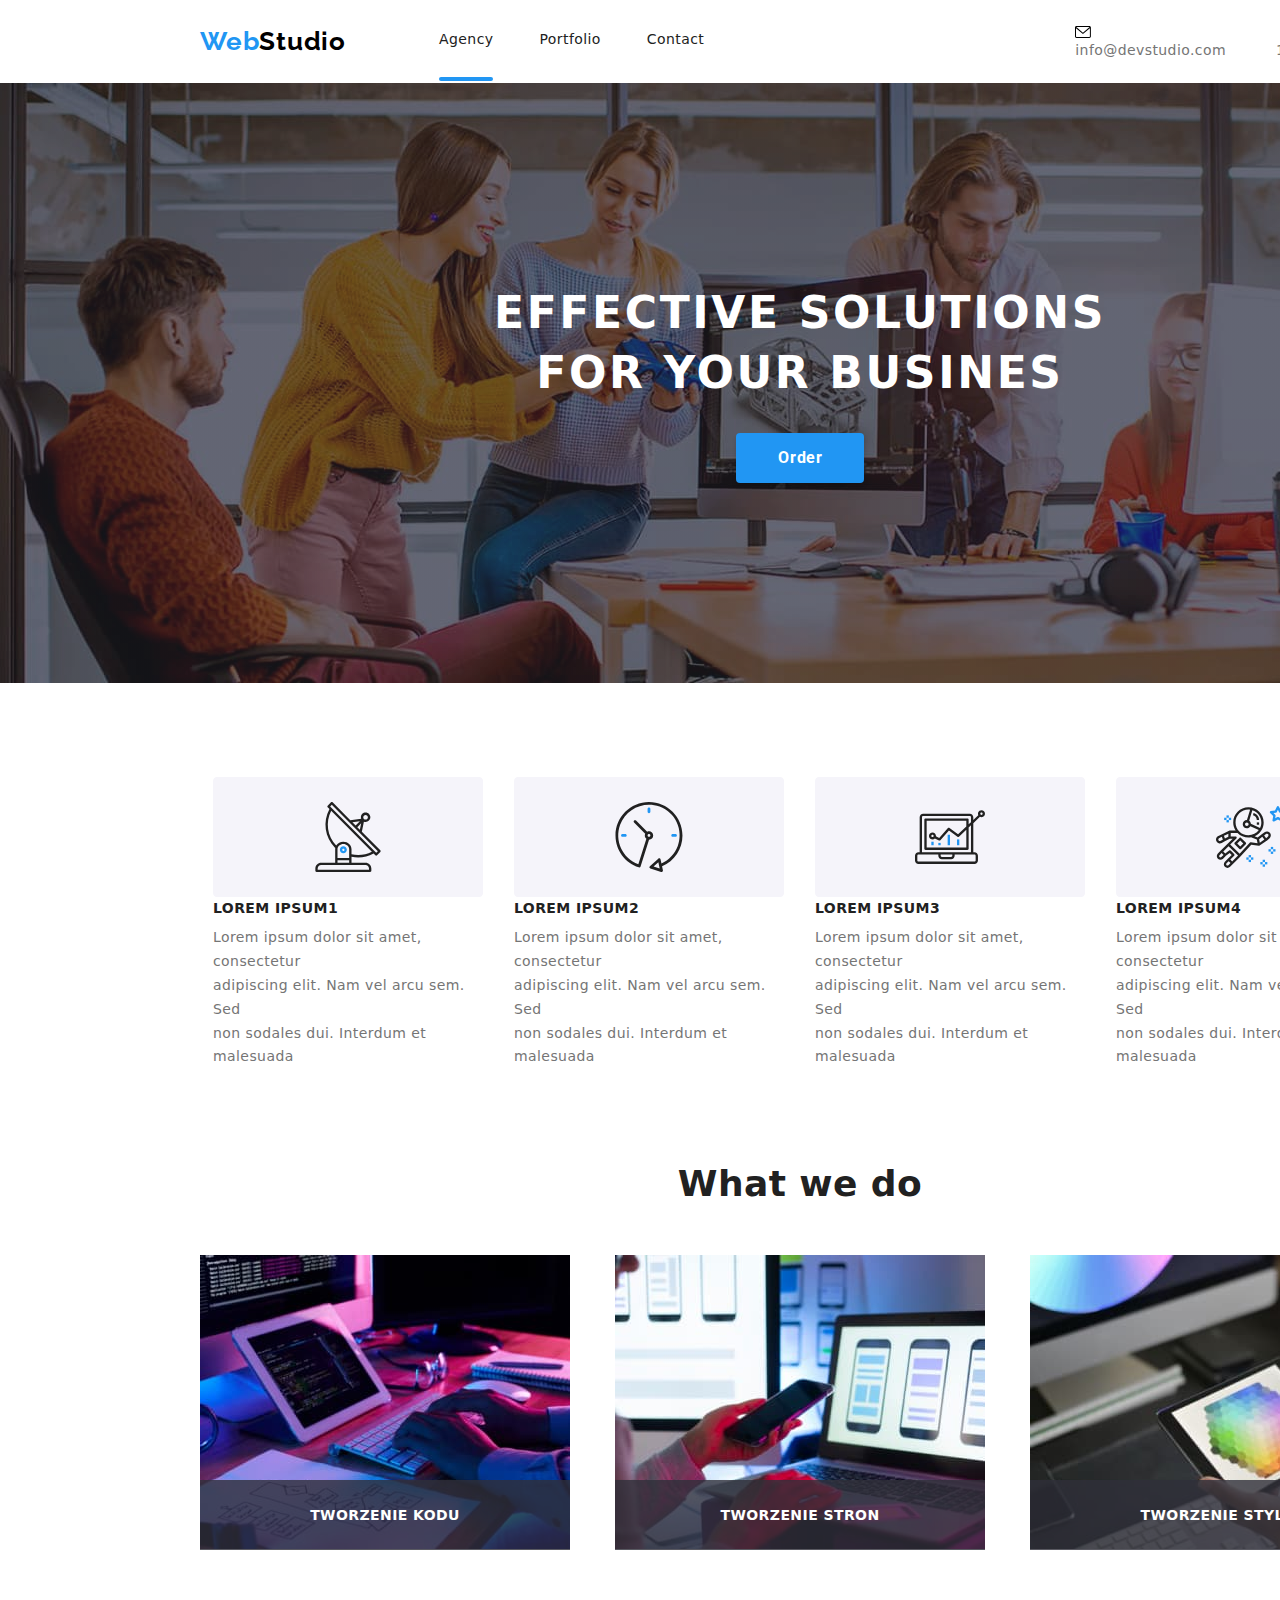
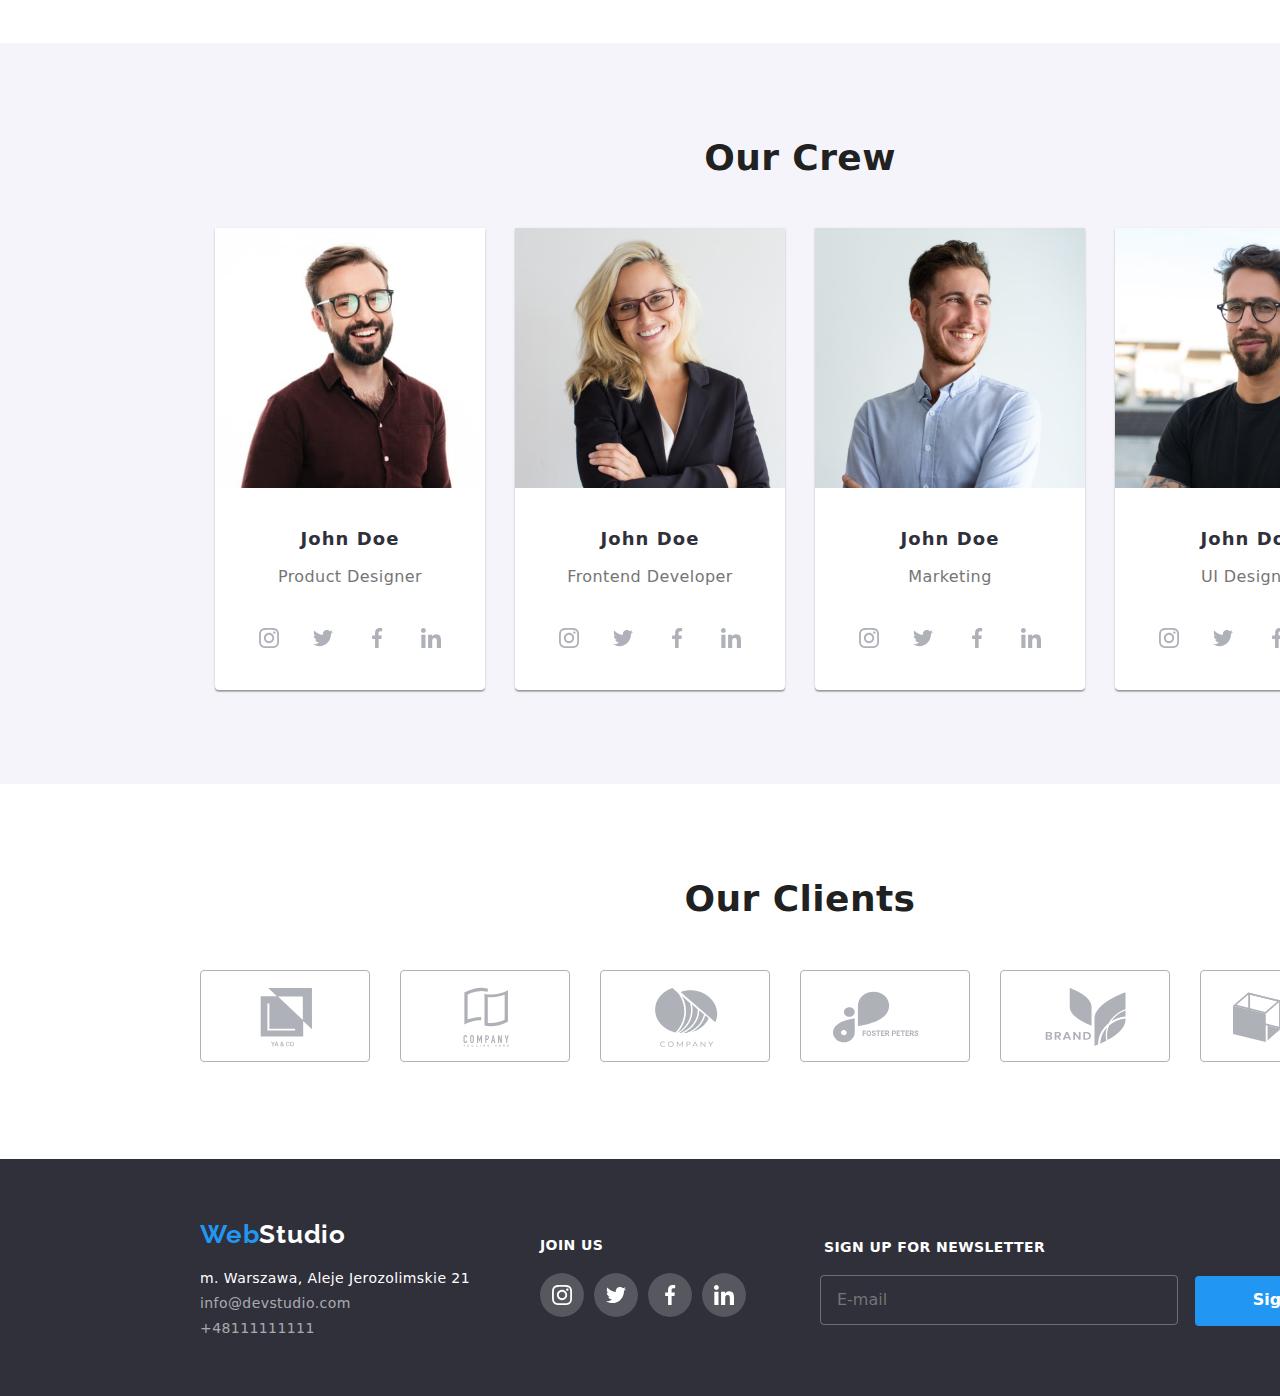
<file: index.html>
<!DOCTYPE html>
<html lang="en-GB">
  <head>
    <meta charset="UTF-8" />
    <meta http-equiv="X-UA-Compatible" content="IE=edge" />
    <meta name="viewport" content="width=device-width, initial-scale=1.0" />
    <link href="./css/styles.css" rel="stylesheet" />
    <link href="./css/style-n.css" rel="stylesheet" />

    <link rel="preconnect" href="https://fonts.googleapis.com" />
    <link rel="preconnect" href="https://fonts.gstatic.com" crossorigin="" />
    <link
      href="https://fonts.googleapis.com/css2?family=Raleway:wght@700&amp;family=Roboto:wght@400;500;700;900&amp;display=swap"
      rel="stylesheet"
    />

    <title>WebStudio</title>
  </head>
  <body>
    <div class="whole-page">
      <header>
        <div class="header container">
          <a href="index.html" class="link-no-underline logo-style"
            ><span class="text-blue">Web</span>Studio</a
          >
          <nav>
            <ul class="nav-style nav-list">
              <li>
                <a
                  href="index.html"
                  class="link-no-underline link-style text-blue nav-active"
                >
                  Agency</a
                >
              </li>
              <li>
                <a
                  href="./portfolio.html"
                  class="link-no-underline link-style text-blue"
                >
                  Portfolio</a
                >
              </li>
              <li>
                <a
                  href="index.html"
                  class="link-no-underline link-style text-blue"
                >
                  Contact</a
                >
              </li>
            </ul>
          </nav>
          <ul class="contacts-style nav-list">
            <li>
              <a
                href="emailto:info@devstudio.com"
                class="link-no-underline contact-link-style text-blue"
              >
                <svg class="icon-spacing" width="16" height="12">
                  <use href="./images/icons.svg#icon-e-mail"></use>
                </svg>
                info@devstudio.com</a
              >
            </li>
            <li>
              <a
                href="tel:+45111111111"
                class="link-no-underline contact-link-style text-blue"
              >
                <svg class="icon-spacing" width="16" height="12">
                  <use href="./images/icons.svg#icon-smartphone"></use>
                </svg>
                +48 111 111 111</a
              >
            </li>
          </ul>
        </div>
      </header>
      <!--Tworzenie sekcji head- informacje wyświetlane na górze strony-->
      <main>
        <section>
          <div class="top-section">
            <h1 class="top-section-text no-margin">
              EFFECTIVE SOLUTIONS<br />
              FOR YOUR BUSINES
            </h1>
            <button type="button" class="button-type-order" data-modal-open>
              Order
            </button>
          </div>
        </section>
        <section class="section-about-us container">
          <div>
            <ul class="content no-padding no-margin">
              <li>
                <div class="content-icon">
                  <svg width="270" height="120">
                    <use xlink:href="./images/icons.svg#icon-content-1"></use>
                  </svg>
                </div>
                <h3 class="content-header">LOREM IPSUM1</h3>
                <p class="content-text">
                  Lorem ipsum dolor sit amet, consectetur
                  <br />
                  adipiscing elit. Nam vel arcu sem. Sed
                  <br />
                  non sodales dui. Interdum et malesuada
                </p>
              </li>
              <li>
                <div class="content-icon">
                  <svg width="270" height="120">
                    <use xlink:href="./images/icons.svg#icon-content-2"></use>
                  </svg>
                </div>
                <h3 class="content-header">LOREM IPSUM2</h3>
                <p class="content-text">
                  Lorem ipsum dolor sit amet, consectetur
                  <br />
                  adipiscing elit. Nam vel arcu sem. Sed
                  <br />
                  non sodales dui. Interdum et malesuada
                </p>
              </li>
              <li>
                <div class="content-icon">
                  <svg width="270" height="120">
                    <use xlink:href="./images/icons.svg#icon-content-3"></use>
                  </svg>
                </div>
                <h3 class="content-header">LOREM IPSUM3</h3>
                <p class="content-text">
                  Lorem ipsum dolor sit amet, consectetur
                  <br />
                  adipiscing elit. Nam vel arcu sem. Sed
                  <br />
                  non sodales dui. Interdum et malesuada
                </p>
              </li>
              <li>
                <div class="content-icon">
                  <svg width="270" height="120">
                    <use xlink:href="./images/icons.svg#icon-content-4"></use>
                  </svg>
                </div>
                <h3 class="content-header">LOREM IPSUM4</h3>
                <p class="content-text">
                  Lorem ipsum dolor sit amet, consectetur
                  <br />
                  adipiscing elit. Nam vel arcu sem. Sed
                  <br />
                  non sodales dui. Interdum et malesuada
                </p>
              </li>
            </ul>
          </div>
        </section>
        <!--część opisowa strony- do edytowania w przyszłości-->
        <section class="section container our-services">
          <h2 class="section-header">What we do</h2>
          <ul class="our-services-list no-padding no-margin">
            <li class="figure-size">
              <figure class="no-margin">
                <img
                  src="./images/main/img/img.jpg"
                  alt="Tworzenie kodu"
                  width="370"
                  height="294"
                />
                <figcaption class="img-description">Tworzenie kodu</figcaption>
              </figure>
            </li>
            <li class="figure-size">
              <figure class="no-margin">
                <img
                  src="./images/main/img/img2.jpg"
                  alt="Tworzenie stron"
                  width="370"
                  height="294"
                />
                <figcaption class="img-description">Tworzenie stron</figcaption>
              </figure>
            </li>
            <li class="figure-size">
              <figure class="no-margin">
                <img
                  src="./images/main/img/img3.jpg"
                  alt="Tworzenie styli"
                  width="370"
                  height="294"
                />
                <figcaption class="img-description">Tworzenie styli</figcaption>
              </figure>
            </li>
          </ul>
        </section>
        <!--Obrazy z potencjałem do podpięcia linków/odnośników do opisu w.w. zagadnień-->
        <section class="section our-crew-background">
          <div class="container our-crew">
            <h2 class="section-header">Our Crew</h2>
            <ul class="our-crew-list">
              <li class="crew-member-part">
                <img
                  src="./images/main/img/imgsq1.jpg"
                  alt="John Doe"
                  width="270"
                  height="260"
                />
                <h3 class="our-crew-list-name">
                  <a
                    href="#!"
                    class="center link-no-underline portfolio-img-title"
                    >John Doe</a
                  >
                </h3>
                <p class="our-crew-list-proffesion">
                  <a
                    href="#!"
                    class="center link-no-underline portfolio-part-info"
                    >Product Designer</a
                  >
                </p>
                <div class="our-crew-icons">
                  <svg class="our-crew-icon">
                    <use
                      href="./images/icons.svg#icon-crew-instagram"
                      width="20"
                      height="20"
                      x="12"
                      y="12"
                    ></use>
                  </svg>
                  <svg class="our-crew-icon">
                    <use
                      href="./images/icons.svg#icon-crew-tweet"
                      width="20"
                      height="20"
                      x="12"
                      y="12"
                    ></use>
                  </svg>
                  <svg class="our-crew-icon">
                    <use
                      href="./images/icons.svg#icon-crew-fb"
                      width="20"
                      height="20"
                      x="12"
                      y="12"
                    ></use>
                  </svg>
                  <svg class="our-crew-icon">
                    <use
                      href="./images/icons.svg#icon-crew-linkedin"
                      width="20"
                      height="20"
                      x="12"
                      y="12"
                    ></use>
                  </svg>
                </div>
              </li>
              <li class="crew-member-part">
                <img
                  src="./images/main/img/imgsq2.jpg"
                  alt="John Doe"
                  width="270"
                  height="260"
                />
                <h3 class="our-crew-list-name">
                  <a href="#!" class="link-no-underline portfolio-img-title"
                    >John Doe</a
                  >
                </h3>
                <p class="our-crew-list-proffesion">
                  <a href="#!" class="link-no-underline portfolio-part-info"
                    >Frontend Developer</a
                  >
                </p>
                <div class="our-crew-icons">
                  <svg class="our-crew-icon">
                    <use
                      href="./images/icons.svg#icon-crew-instagram"
                      width="20"
                      height="20"
                      x="12"
                      y="12"
                    ></use>
                  </svg>
                  <svg class="our-crew-icon">
                    <use
                      href="./images/icons.svg#icon-crew-tweet"
                      width="20"
                      height="20"
                      x="12"
                      y="12"
                    ></use>
                  </svg>
                  <svg class="our-crew-icon">
                    <use
                      href="./images/icons.svg#icon-crew-fb"
                      width="20"
                      height="20"
                      x="12"
                      y="12"
                    ></use>
                  </svg>
                  <svg class="our-crew-icon">
                    <use
                      href="./images/icons.svg#icon-crew-linkedin"
                      width="20"
                      height="20"
                      x="12"
                      y="12"
                    ></use>
                  </svg>
                </div>
              </li>
              <li class="crew-member-part">
                <img
                  src="./images/main/img/imgsq3.jpg"
                  alt="John Doe"
                  width="270"
                  height="260"
                />
                <h3 class="our-crew-list-name">
                  <a href="#!" class="link-no-underline portfolio-img-title"
                    >John Doe</a
                  >
                </h3>
                <p class="our-crew-list-proffesion">
                  <a href="#!" class="link-no-underline portfolio-part-info"
                    >Marketing</a
                  >
                </p>
                <div class="our-crew-icons">
                  <svg class="our-crew-icon">
                    <use
                      href="./images/icons.svg#icon-crew-instagram"
                      width="20"
                      height="20"
                      x="12"
                      y="12"
                    ></use>
                  </svg>
                  <svg class="our-crew-icon">
                    <use
                      href="./images/icons.svg#icon-crew-tweet"
                      width="20"
                      height="20"
                      x="12"
                      y="12"
                    ></use>
                  </svg>
                  <svg class="our-crew-icon">
                    <use
                      href="./images/icons.svg#icon-crew-fb"
                      width="20"
                      height="20"
                      x="12"
                      y="12"
                    ></use>
                  </svg>
                  <svg class="our-crew-icon">
                    <use
                      href="./images/icons.svg#icon-crew-linkedin"
                      width="20"
                      height="20"
                      x="12"
                      y="12"
                    ></use>
                  </svg>
                </div>
              </li>
              <li class="crew-member-part">
                <img
                  src="./images/main/img/imgsq4.jpg"
                  alt="John Doe"
                  width="270"
                  height="260"
                />
                <h3 class="our-crew-list-name">
                  <a href="#!" class="link-no-underline portfolio-img-title"
                    >John Doe</a
                  >
                </h3>
                <p class="our-crew-list-proffesion">
                  <a href="#!" class="link-no-underline portfolio-part-info"
                    >UI Designer</a
                  >
                </p>
                <div class="our-crew-icons">
                  <svg class="our-crew-icon">
                    <use
                      href="./images/icons.svg#icon-crew-instagram"
                      width="20"
                      height="20"
                      x="12"
                      y="12"
                    ></use>
                  </svg>
                  <svg class="our-crew-icon">
                    <use
                      href="./images/icons.svg#icon-crew-tweet"
                      width="20"
                      height="20"
                      x="12"
                      y="12"
                    ></use>
                  </svg>
                  <svg class="our-crew-icon">
                    <use
                      href="./images/icons.svg#icon-crew-fb"
                      width="20"
                      height="20"
                      x="12"
                      y="12"
                    ></use>
                  </svg>
                  <svg class="our-crew-icon">
                    <use
                      href="./images/icons.svg#icon-crew-linkedin"
                      width="20"
                      height="20"
                      x="12"
                      y="12"
                    ></use>
                  </svg>
                </div>
              </li>
            </ul>
          </div>
        </section>
        <section class="our-clients-container">
          <div>
            <h2 class="section-header">Our Clients</h2>
            <ul class="clients-logos">
              <li>
                <div>
                  <a href="index.html">
                    <svg class="clients-logo">
                      <use
                        xlink:href="./images/icons.svg#icon-client-1"
                        width="106"
                        height="60"
                        x="32"
                        y="16"
                      ></use>
                    </svg>
                  </a>
                </div>
              </li>
              <li>
                <div>
                  <a href="index.html">
                    <svg class="clients-logo">
                      <use
                        xlink:href="./images/icons.svg#icon-client-2"
                        width="106"
                        height="60"
                        x="32"
                        y="16"
                      ></use>
                    </svg>
                  </a>
                </div>
              </li>
              <li>
                <div>
                  <a href="index.html">
                    <svg class="clients-logo">
                      <use
                        xlink:href="./images/icons.svg#icon-client-3"
                        width="106"
                        height="60"
                        x="32"
                        y="16"
                      ></use>
                    </svg>
                  </a>
                </div>
              </li>
              <li>
                <div>
                  <a href="index.html">
                    <svg class="clients-logo">
                      <use
                        xlink:href="./images/icons.svg#icon-client-4"
                        width="106"
                        height="60"
                        x="32"
                        y="16"
                      ></use>
                    </svg>
                  </a>
                </div>
              </li>
              <li>
                <div>
                  <a href="index.html">
                    <svg class="clients-logo">
                      <use
                        xlink:href="./images/icons.svg#icon-client-5"
                        width="106"
                        height="60"
                        x="32"
                        y="16"
                      ></use>
                    </svg>
                  </a>
                </div>
              </li>
              <li>
                <div>
                  <a href="index.html">
                    <svg class="clients-logo">
                      <use
                        xlink:href="./images/icons.svg#icon-client-6"
                        width="106"
                        height="60"
                        x="32"
                        y="16"
                      ></use>
                    </svg>
                  </a>
                </div>
              </li>
            </ul>
          </div>
        </section>
        <!--Zdjęcia osób zaangażowanych w projekt/firmę- możliwe dodanie linków do stron/opisów osób-->
      </main>
      <footer class="footer">
        <section class="footer-section container footer-container">
          <div class="footer-container nobull">
            <a
              href="./index.html"
              class="link-no-underline logo-style white-style-logo"
              ><span class="text-blue">Web</span>Studio</a
            >
            <address class="address-style">
              m. Warszawa, Aleje Jerozolimskie 21
            </address>
            <ul class="footer-links no-margin nobull">
              <li class="footer-links-li-margin">
                <a
                  href="emailto:info@devstudio.com"
                  class="link-no-underline footer-type"
                  >info@devstudio.com</a
                >
              </li>
              <li class="">
                <a href="tel:+45111111111" class="link-no-underline footer-type"
                  >+48111111111</a
                >
              </li>
            </ul>
          </div>
          <div>
            <h4 class="footer-header">Join Us</h4>
            <ul class="footer-icons">
              <li>
                <svg class="footer-icon">
                  <use
                    xlink:href="./images/icons.svg#icon-footer-instagram"
                    width="44"
                    height="44"
                  ></use>
                </svg>
              </li>
              <li>
                <svg class="footer-icon">
                  <use
                    xlink:href="./images/icons.svg#icon-footer-tweet"
                    width="44"
                    height="44"
                  ></use>
                </svg>
              </li>
              <li>
                <svg class="footer-icon">
                  <use
                    xlink:href="./images/icons.svg#icon-footer-facebook"
                    width="44"
                    height="44"
                  ></use>
                </svg>
              </li>
              <li>
                <svg class="footer-icon">
                  <use
                    xlink:href="./images/icons.svg#icon-footer-linkedin"
                    width="44"
                    height="44"
                  ></use>
                </svg>
              </li>
            </ul>
          </div>
          <div>
            <h4 class="sign-up-header">Sign Up for newsletter</h4>
            <input type="text" class="sign-up" placeholder="E-mail" />
            <button type="submit" class="sign-up-button">
              Sign up
              <svg class="sign-up-button-logo">
                <use
                  xlink:href="./images/icons.svg#sign-up-button"
                  width="24"
                  height="24"
                  x="20"
                  y="0"
                ></use>
              </svg>
            </button>
          </div>
        </section>
      </footer>
      <!--informacje bazowe na temat firmy- tak zwany footer-->
      <div class="backdrop is-hidden" data-modal>
        <div>
          <form class="order">
            <div class="order-header">
              <div class="title">Fill Out an Order Form</div>
              <button class="close-button" data-modal-close>&times;</button>
            </div>
            <label for="order-name" class="order-hover">
              Name
              <svg class="person-contacts icon-person-placement">
                <use
                  xlink:href="./images/icons.svg#icon-person-contacts"
                  width="12"
                  height="12"
                ></use>
              </svg>
              <input
                required
                type="text"
                name="user-name"
                class="order-input"
                id="order-name"
                pattern="^[a-zA-ZąęćóśÆØÅ\-]+\s[a-zA-ZąęćóśÆØÅ\-]+$"
                title="Username must contain at least two words separated by a space. If duble first or second name use Hyphen (-) without space"
              />
            </label>
            <label for="order-mobile" class="order-hover">
              Mobile
              <svg class="person-contacts icon-phone-placement">
                <use
                  xlink:href="./images/icons.svg#icon-phone-contacts"
                  width="13"
                  height="13"
                ></use>
              </svg>
              <input
                required
                type="tel"
                name="user-mobile"
                class="order-input"
                id="order-mobile"
                pattern="^[\+]?[(]?[0-9]{3}[)]?[-\s\.]?[0-9]{3}[-\s\.]?[0-9]{4,6}$"
                title="Please write your country code and mobie number"
              />
            </label>
            <label for="order-email" class="order-hover">
              E-mail
              <svg class="person-contacts icon-email-placement">
                <use
                  xlink:href="./images/icons.svg#icon-email-contacts"
                  width="15"
                  height="12"
                ></use>
              </svg>
              <input
                required
                type="email"
                name="user-email"
                class="order-input"
                id="order-email"
                pattern="^[a-zA-Z0-9]+(?:\.[a-zA-Z0-9]+)*@[a-zA-Z0-9]+(?:\.[a-zA-Z0-9]+)*$"
                title="Please write your E-mail"
              />
            </label>
            <label>
              Comment
              <textarea
                name="Comment"
                placeholder="Write your comment ..."
                class="order-input order-comment"
                title="Please write your comment"
              >
              </textarea>
            </label>
            <label class="terms-contitions">
              <input type="checkbox" />
              <svg class="check-contacts">
                <use
                  xlink:href="./images/icons.svg#icon-check-contacts"
                  width="11"
                  height="8"
                ></use>
              </svg>
              <span class="checkmark"></span> I have read and accept
              <a href="#" class="text-blue">Terms</a> and
              <a href="#" class="text-blue">Conditions of services</a>
            </label>
            <label>
              <button type="submit" class="order-button">Send</button>
            </label>
          </form>
        </div>
      </div>
    </div>
    <script src="./js/modal.js"></script>
  </body>
</html>
</file>
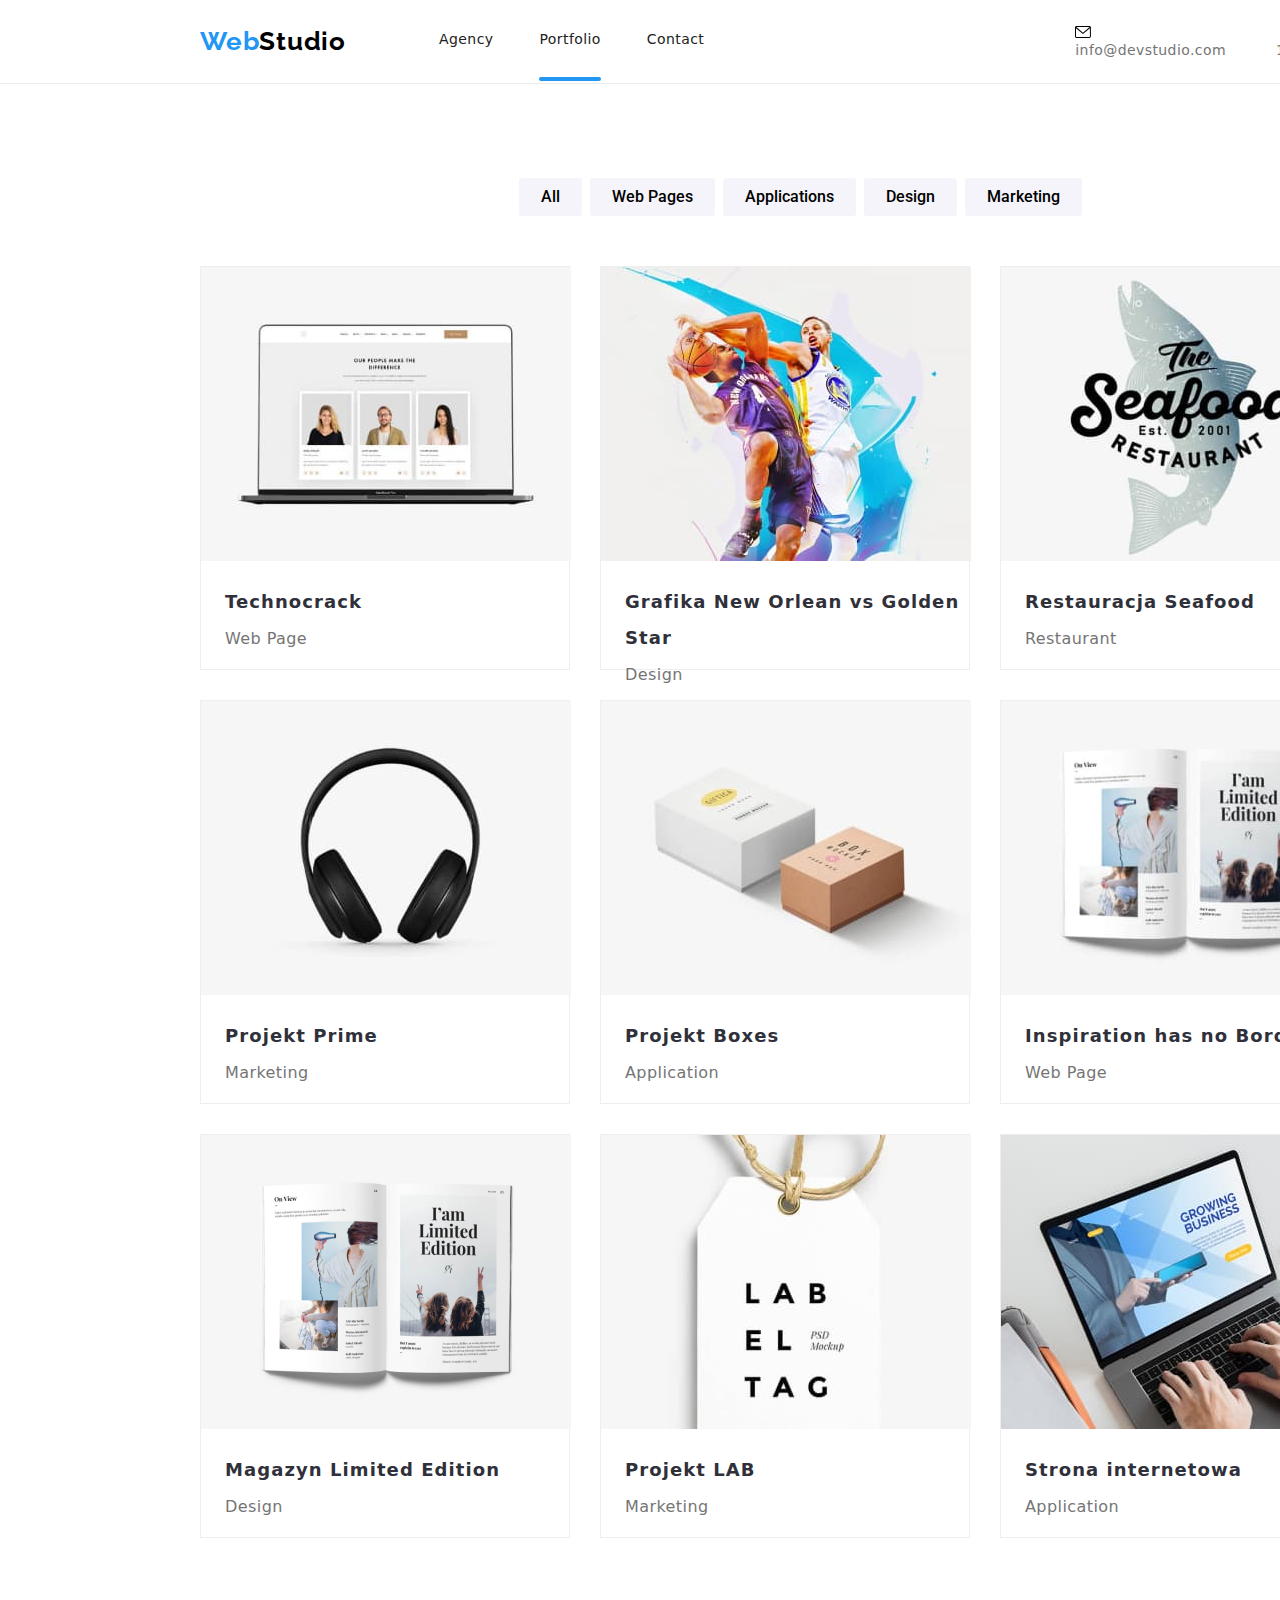
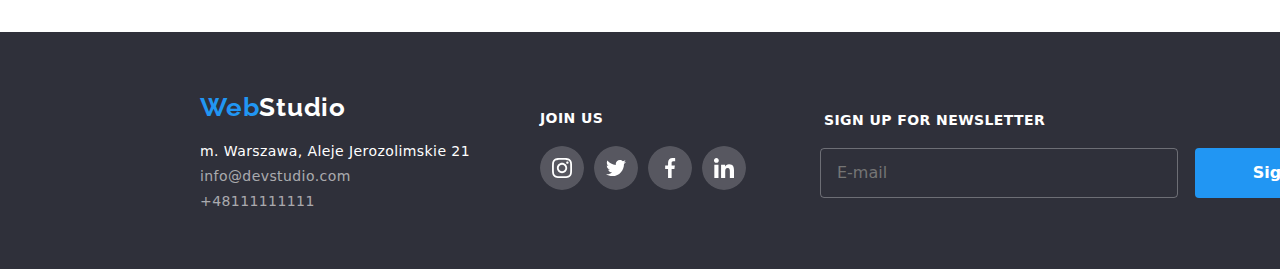
<file: portfolio.html>
<!DOCTYPE html>
<html lang="pl-PL">
  <head>
    <meta charset="UTF-8" />
    <meta http-equiv="X-UA-Compatible" content="IE=edge" />
    <meta name="viewport" content="width=device-width, initial-scale=1.0" />
    <link href="./css/styles.css" rel="stylesheet" />
    <link href="./css/style-n.css" rel="stylesheet" />

    <link rel="preconnect" href="https://fonts.googleapis.com" />
    <link rel="preconnect" href="https://fonts.gstatic.com" crossorigin="" />
    <link
      href="https://fonts.googleapis.com/css2?family=Raleway:wght@700&amp;family=Roboto:wght@400;500;700;900&amp;display=swap"
      rel="stylesheet"
    />

    <title>WebStudio</title>
  </head>
  <body>
    <div class="whole-page">
      <header class="header-border">
        <div class="header container">
          <a href="index.html" class="link-no-underline logo-style"
            ><span class="text-blue">Web</span>Studio</a
          >
          <nav>
            <ul class="nav-style nav-list">
              <li>
                <a
                  href="index.html"
                  class="link-no-underline link-style text-blue"
                >
                  Agency</a
                >
              </li>
              <li>
                <a
                  href="./portfolio.html"
                  class="link-no-underline link-style text-blue nav-active"
                >
                  Portfolio</a
                >
              </li>
              <li>
                <a
                  href="index.html"
                  class="link-no-underline link-style text-blue"
                >
                  Contact</a
                >
              </li>
            </ul>
          </nav>
          <ul class="contacts-style nav-list">
            <li>
              <a
                href="emailto:info@devstudio.com"
                class="link-no-underline contact-link-style text-blue"
              >
                <svg class="icon-spacing" width="16" height="12">
                  <use href="./images/icons.svg#icon-e-mail"></use>
                </svg>
                info@devstudio.com</a
              >
            </li>
            <li>
              <a
                href="tel:+45111111111"
                class="link-no-underline contact-link-style text-blue"
              >
                <svg class="icon-spacing" width="16" height="12">
                  <use href="./images/icons.svg#icon-smartphone"></use>
                </svg>
                +48 111 111 111</a
              >
            </li>
          </ul>
        </div>
      </header>
      <!--Tworzenie sekcji head + class + css- do skopiowania w głównym pliku- informacje wyświetlane na górze strony-->
      <main>
        <div>
          <section class="section-buttons">
            <ul class="buttons-type">
              <li>
                <button type="button" class="button-type">All</button>
              </li>
              <li>
                <button type="button" class="button-type">Web Pages</button>
              </li>
              <li>
                <button type="button" class="button-type">Applications</button>
              </li>
              <li>
                <button type="button" class="button-type">Design</button>
              </li>
              <li>
                <button type="button" class="button-type">Marketing</button>
              </li>
            </ul>
          </section>
        </div>
        <!--przyciski - odnosniki -->
        <section class="section-portfolio">
          <div class="whole-page">
            <ul class="container product-portfolio">
              <li class="product-part">
                <div class="product-info">
                  <div class="product-hover">
                    <p>
                      Technocrack jest popularną<br />
                      platformą wykorzystywaną do<br />
                      rozpowszechniania koronawirusa.<br />
                      Firmy wykorzystują tę platformę do<br />
                      celów szpiegowskich i ataków na<br />
                      niezabezpieczone serwery <br />konkurencji.
                    </p>
                  </div>
                </div>
                <img
                  src="./images/portfolio-img/Squoosh/img.jpg"
                  alt="Technocrack"
                  width="370"
                  height="294"
                />
                <h4 class="portfolio-h4-margin">
                  <a href="#!" class="link-no-underline portfolio-img-title"
                    >Technocrack</a
                  >
                </h4>
                <p class="portfolio-p-margin">
                  <a href="#!" class="link-no-underline portfolio-part-info"
                    >Web Page</a
                  >
                </p>
              </li>
              <li class="product-part">
                <div class="product-info">
                  <div class="product-hover">
                    <p>
                      Technocrack jest popularną<br />
                      platformą wykorzystywaną do<br />
                      rozpowszechniania koronawirusa.<br />
                      Firmy wykorzystują tę platformę do<br />
                      celów szpiegowskich i ataków na<br />
                      niezabezpieczone serwery <br />konkurencji.
                    </p>
                  </div>
                </div>
                <img
                  src="./images/portfolio-img/Squoosh/img(1).jpg"
                  alt="Grafika New Orlean vs Golden Star"
                  width="370"
                  height="294"
                />
                <h4 class="portfolio-h4-margin">
                  <a href="#!" class="link-no-underline portfolio-img-title"
                    >Grafika New Orlean vs Golden Star</a
                  >
                </h4>
                <p class="portfolio-p-margin">
                  <a href="#!" class="link-no-underline portfolio-part-info"
                    >Design</a
                  >
                </p>
              </li>

              <li class="product-part">
                <div class="product-info">
                  <div class="product-hover">
                    <p>
                      Technocrack jest popularną<br />
                      platformą wykorzystywaną do<br />
                      rozpowszechniania koronawirusa.<br />
                      Firmy wykorzystują tę platformę do<br />
                      celów szpiegowskich i ataków na<br />
                      niezabezpieczone serwery <br />konkurencji.
                    </p>
                  </div>
                </div>
                <img
                  src="./images/portfolio-img/Squoosh/img(2).jpg"
                  alt="Restauracja Seafood"
                  width="370"
                  height="294"
                />
                <h4 class="portfolio-h4-margin">
                  <a href="#!" class="link-no-underline portfolio-img-title"
                    >Restauracja Seafood</a
                  >
                </h4>
                <p class="portfolio-p-margin">
                  <a href="#!" class="link-no-underline portfolio-part-info"
                    >Restaurant</a
                  >
                </p>
              </li>
              <li class="product-part">
                <div class="product-info">
                  <div class="product-hover">
                    <p>
                      Technocrack jest popularną<br />
                      platformą wykorzystywaną do<br />
                      rozpowszechniania koronawirusa.<br />
                      Firmy wykorzystują tę platformę do<br />
                      celów szpiegowskich i ataków na<br />
                      niezabezpieczone serwery <br />konkurencji.
                    </p>
                  </div>
                </div>
                <img
                  src="./images/portfolio-img/Squoosh/img(3).jpg"
                  alt="Projekt Prime"
                  width="370"
                  height="294"
                />
                <h4 class="portfolio-h4-margin">
                  <a href="#!" class="link-no-underline portfolio-img-title"
                    >Projekt Prime</a
                  >
                </h4>
                <p class="portfolio-p-margin">
                  <a href="#!" class="link-no-underline portfolio-part-info"
                    >Marketing</a
                  >
                </p>
              </li>
              <li class="product-part">
                <div class="product-info">
                  <div class="product-hover">
                    <p>
                      Technocrack jest popularną<br />
                      platformą wykorzystywaną do<br />
                      rozpowszechniania koronawirusa.<br />
                      Firmy wykorzystują tę platformę do<br />
                      celów szpiegowskich i ataków na<br />
                      niezabezpieczone serwery <br />konkurencji.
                    </p>
                  </div>
                </div>
                <img
                  src="./images/portfolio-img/Squoosh/img(4).jpg"
                  alt="Projekt Boxes"
                  width="370"
                  height="294"
                />
                <h4 class="portfolio-h4-margin">
                  <a href="#!" class="link-no-underline portfolio-img-title"
                    >Projekt Boxes</a
                  >
                </h4>
                <p class="portfolio-p-margin">
                  <a href="#!" class="link-no-underline portfolio-part-info"
                    >Application</a
                  >
                </p>
              </li>
              <li class="product-part">
                <div class="product-info">
                  <div class="product-hover">
                    <p>
                      Technocrack jest popularną<br />
                      platformą wykorzystywaną do<br />
                      rozpowszechniania koronawirusa.<br />
                      Firmy wykorzystują tę platformę do<br />
                      celów szpiegowskich i ataków na<br />
                      niezabezpieczone serwery <br />konkurencji.
                    </p>
                  </div>
                </div>
                <img
                  src="./images/portfolio-img/Squoosh/img(5).jpg"
                  alt="Inspiration has no Borders"
                  width="370"
                  height="294"
                />
                <h4 class="portfolio-h4-margin">
                  <a href="#!" class="link-no-underline portfolio-img-title"
                    >Inspiration has no Borders</a
                  >
                </h4>
                <p class="portfolio-p-margin">
                  <a href="#!" class="link-no-underline portfolio-part-info"
                    >Web Page</a
                  >
                </p>
              </li>
              <li class="product-part">
                <div class="product-info">
                  <div class="product-hover">
                    <p>
                      Technocrack jest popularną<br />
                      platformą wykorzystywaną do<br />
                      rozpowszechniania koronawirusa.<br />
                      Firmy wykorzystują tę platformę do<br />
                      celów szpiegowskich i ataków na<br />
                      niezabezpieczone serwery <br />konkurencji.
                    </p>
                  </div>
                </div>
                <img
                  src="./images/portfolio-img/Squoosh/img(6).jpg"
                  alt="Magazyn Limited Edition"
                  width="370"
                  height="294"
                />
                <h4 class="portfolio-h4-margin">
                  <a href="#!" class="link-no-underline portfolio-img-title"
                    >Magazyn Limited Edition</a
                  >
                </h4>
                <p class="portfolio-p-margin">
                  <a href="#!" class="link-no-underline portfolio-part-info"
                    >Design</a
                  >
                </p>
              </li>
              <li class="product-part">
                <div class="product-info">
                  <div class="product-hover">
                    <p>
                      Technocrack jest popularną<br />
                      platformą wykorzystywaną do<br />
                      rozpowszechniania koronawirusa.<br />
                      Firmy wykorzystują tę platformę do<br />
                      celów szpiegowskich i ataków na<br />
                      niezabezpieczone serwery <br />konkurencji.
                    </p>
                  </div>
                </div>
                <img
                  src="./images/portfolio-img/Squoosh/img(7).jpg"
                  alt="Projekt LAB"
                  width="370"
                  height="294"
                />
                <h4 class="portfolio-h4-margin">
                  <a href="#!" class="link-no-underline portfolio-img-title"
                    >Projekt LAB</a
                  >
                </h4>
                <p class="portfolio-p-margin">
                  <a href="#!" class="link-no-underline portfolio-part-info"
                    >Marketing</a
                  >
                </p>
              </li>
              <li class="product-part">
                <div class="product-info">
                  <div class="product-hover">
                    <p>
                      Technocrack jest popularną<br />
                      platformą wykorzystywaną do<br />
                      rozpowszechniania koronawirusa.<br />
                      Firmy wykorzystują tę platformę do<br />
                      celów szpiegowskich i ataków na<br />
                      niezabezpieczone serwery <br />konkurencji.
                    </p>
                  </div>
                </div>
                <img
                  src="./images/portfolio-img/Squoosh/img(8).jpg"
                  alt="Strona internetowa"
                  width="370"
                  height="294"
                />
                <h4 class="portfolio-h4-margin">
                  <a href="#!" class="link-no-underline portfolio-img-title"
                    >Strona internetowa</a
                  >
                </h4>
                <p class="portfolio-p-margin">
                  <a href="#!" class="link-no-underline portfolio-part-info"
                    >Application</a
                  >
                </p>
              </li>
            </ul>
          </div>
        </section>
        <!--product parts- możliwe dodanie linków do stron- działów/ specyficznych produktów-->
      </main>
      <footer class="footer">
        <section class="footer-section container footer-container">
          <div class="footer-container nobull">
            <a
              href="./index.html"
              class="link-no-underline logo-style white-style-logo"
              ><span class="text-blue">Web</span>Studio</a
            >
            <address class="address-style">
              m. Warszawa, Aleje Jerozolimskie 21
            </address>
            <ul class="footer-links no-margin nobull">
              <li class="footer-links-li-margin">
                <a
                  href="emailto:info@devstudio.com"
                  class="link-no-underline footer-type"
                  >info@devstudio.com</a
                >
              </li>
              <li class="">
                <a href="tel:+45111111111" class="link-no-underline footer-type"
                  >+48111111111</a
                >
              </li>
            </ul>
          </div>
          <div>
            <h4 class="footer-header">Join Us</h4>
            <ul class="footer-icons">
              <li>
                <svg class="footer-icon">
                  <use
                    xlink:href="./images/sprite.svg#icon-footer-instagram"
                    width="44"
                    height="44"
                  ></use>
                </svg>
              </li>
              <li>
                <svg class="footer-icon">
                  <use
                    xlink:href="./images/icons.svg#icon-footer-tweet"
                    width="44"
                    height="44"
                  ></use>
                </svg>
              </li>
              <li>
                <svg class="footer-icon">
                  <use
                    xlink:href="./images/icons.svg#icon-footer-facebook"
                    width="44"
                    height="44"
                  ></use>
                </svg>
              </li>
              <li>
                <svg class="footer-icon">
                  <use
                    xlink:href="./images/icons.svg#icon-footer-linkedin"
                    width="44"
                    height="44"
                  ></use>
                </svg>
              </li>
            </ul>
          </div>
          <div>
            <h4 class="sign-up-header">Sign Up for newsletter</h4>
            <input type="text" class="sign-up" placeholder="E-mail" />
            <button type="submit" class="sign-up-button">
              Sign up
              <svg class="sign-up-button-logo">
                <use
                  xlink:href="./images/icons.svg#sign-up-button"
                  width="24"
                  height="24"
                  x="20"
                  y="0"
                ></use>
              </svg>
            </button>
          </div>
        </section>
      </footer>
    </div>
    <script src="./js/modal.js"></script>
  </body>
  <!--plik jest poprawnie tłumaczony na angielski przy użyciu tłumacza wbudowanego przeglądarki google-->
</html>
</file>
<file: css/styles.css>
:root {
  --white: #fff;
  --black: #000;
  --blue: #2196f3;
  --darkgrey: #2f303a;
  --grey: #757575;
  --lightgrey: #e5e5e5;
  --lightcream: #ececec;
  --notblack: #212121;
  --notwhite: #f5f4fa;
  --footerlinks: #ffffff99;
  --productborder: #eeeeee;
  --background: #2f303a66;
  --iconcolor: #afb1b8;
  --footericon: #ffffff1a;
}

/* Global styles used throughout whole website ---------------------*/

body {
  font-family: "Roboto", "Raleway", sans-serif;
  color: var(--grey);
  background-color: var(--lightgrey);
  font-size: 14px;
  letter-spacing: 0.03em;
  margin: 0;
  padding: 0;
}
ul {
  list-style: none;
  padding: 0;
  margin: 0;
}
.whole-page-main {
  background-color: var(--white);
  width: 1600px;
  margin: 0 auto;
}

.section {
  padding: 94px 0;
}

.section-portfolio {
  padding: 50px 0 94px 0;
}
.section-buttons {
  padding: 94px 0 0 0;
}
.section-about-us {
  padding: 94px 0 0 0;
}
.whole-page {
  width: 1600px;
  margin: 0 auto;
  background-color: var(--white);
}
.container {
  width: 1200px;
  margin: 0 auto;
}
.no-margin {
  margin: 0;
}
.footer-type:hover,
.footer-type:focus,
.text-blue:hover,
.text-blue:focus {
  color: var(--blue);
}
.header {
  align-items: center;
  gap: 93px;
  flex-direction: row;
  padding: 25px 0 24px 0;
  display: flex;
}
.header-border {
  width: 100%;
  border-bottom: 1px solid var(--lightcream);
}
.logo-style {
  font-family: "Raleway";
  color: var(--black);
  font-size: 26px;
  font-weight: 700;
  line-height: 1.193;
  letter-spacing: 0.03em;
}
.text-blue {
  color: var(--blue);
}
.link-style {
  color: var(--notblack);
  font-weight: 500;
}
.nobull {
  list-style-type: none;
}
.nav-style {
  gap: 46px;
  line-height: 1.2;
  padding: 0;
}
.nav-list {
  display: flex;
  list-style: none;
  line-height: 1.2;
  margin: 0;
}
.nav-active::after {
  content: "";
  display: block;
  width: 100%;
  height: 4px;
  background-color: var(--blue);
  bottom: 0;
  left: 0;
  transform: translateY(29px);
  border-radius: 2px;
}
.contacts-style {
  gap: 50px;
  padding: 0 0 0 278px;
  margin: 0;
}
.contact-link-style {
  color: var(--grey);
  font-weight: 500;
}
.link-no-underline {
  text-decoration: none;
}
.icons-header {
  fill: var(--grey);
  display: flex;
  align-items: center;
  justify-content: center;
}
.contact-link-style:hover,
.contact-link-style:focus {
  fill: var(--blue);
}
.icon-spacing {
  margin-right: 1px;
}
.content-icon {
  margin-right: 1px;
}
.header-separator {
  border-bottom: solid 1px var(--lightcream);
}
.top-section {
  background-color: #2f303a;
  padding: 200px 452px 200px 452px;
  background-image: linear-gradient(to bottom, #2f303a66 0%, #2f303a66 100%),
    url("../images/main/solution-background.jpg");
  background-size: 1600px;
  color: var(--white);
  display: flex;
  gap: 30px;
  flex-direction: column;
  justify-content: center;
  align-items: center;
  padding: 200px 0;
}
.top-section-text {
  font-size: 44px;
  font-weight: 900;
  text-align: center;
  line-height: 1.364;
  letter-spacing: 0.06em;
}
.button-type-order {
  font-family: "Roboto";
  background: #2196f3;
  box-shadow: 0px 4px 4px rgb(0 0 0 / 15%);
  border-radius: 4px;
  font-weight: 700;
  font-size: 16px;
  line-height: 1.88;
  display: flex;
  align-items: center;
  text-align: center;
  letter-spacing: 0.06em;
  border: none;
  color: #fff;
  cursor: pointer;
  margin: 0 auto;
  padding: 10px 41px 10px 42px;
}
.top-section button:hover,
.top-section button:focus {
  background: #f5f4fa;
  box-shadow: 0px 3px 1px #2196f31a, 0px 1px 2px #2196f314,
    0px 2px 2px #2196f31f;
  border-radius: 4px;
  color: #212121;
}

/* Top
 web section + order button----------------------------------------- */

.our-services {
  align-items: center;
  flex-direction: column;
}
.our-services-list {
  display: flex;
  flex-direction: row;
  gap: 30px;
  list-style: none;
  margin: 0;
  justify-content: space-between;
}
.figure-size {
  height: 294px;
  width: 370px;
}
.img-description {
  color: var(--white);
  background-color: rgba(47, 48, 58, 0.8);
  font-weight: 700;
  height: 70px;
  text-align: center;
  position: relative;
  text-transform: uppercase;
  padding: 27px 0;
  top: -72px;
}
.content {
  display: flex;
  list-style: none;
  flex-direction: row;
  gap: 30px;
  justify-content: center;
}
.section-header {
  font-weight: 700;
  font-size: 36px;
  text-align: center;
  color: var(--notblack);
  margin: 0px 0 50px 0;
}
.content-header {
  font-weight: 700;
  color: var(--notblack);
  margin: 0 0 10px 0;
  font-size: 14px;
  line-height: 1.1428571428571428;
}
.content-text {
  line-height: 0.03em;
  line-height: 1.71;
  width: 270px;
  margin: 0;
}
.center {
  justify-content: center;
}
.no-padding {
  padding: 0;
}
div {
  display: block;
}
.buttons-type {
  display: flex;
  justify-content: center;
  gap: 8px;
  list-style: none;
}
.button-type {
  background-color: var(--notwhite);
  border-width: 0;
  height: 38px;
  font-size: 16px;
  font-weight: 500;
  line-height: 26px;
  border-radius: 3px;
  padding: 6px 22px;
  font-family: "Roboto";
}
.button-type:focus,
.button-type:hover {
  box-shadow: 0px 3px 1px rgba(0, 0, 0, 0.1), 0px 1px 2px rgba(0, 0, 0, 0.08),
    0px 2px 2px rgba(0, 0, 0, 0.12);
  border-radius: 4px;
  background-color: var(--blue);
  color: var(--white);
  cursor: pointer;
}

/* Button + style box + pointer --------------------------------------------*/

.our-crew-background {
  background-color: var(--notwhite);
}
.our-crew {
  align-items: center;
  flex-direction: column;
}
.our-crew-list {
  display: flex;
  flex-direction: row;
  gap: 30px;
  list-style: none;
  justify-content: center;
}
.our-crew-list-name {
  margin: 30px 0 10px 0;
  color: var(--notblack);
  font-size: 16px;
  font-weight: 500;
  line-height: 1.1875;
}
.our-crew-list-proffesion {
  margin: 0 0 30px 0;
  line-height: 1.1875;
  font-size: 16px;
}
.crew-member-part {
  position: relative;
  background-color: var(--white);
  box-shadow: 0px 1px 3px rgb(0 0 0 / 12%), 0px 1px 1px rgb(0 0 0 / 14%),
    0px 2px 1px rgb(0 0 0 / 20%);
  border-radius: 0px 0px 4px 4px;
  text-align: center;
  margin: 0;
}
.our-crew-icons {
  display: flex;
  justify-content: center;
  margin: 16px 0 30px 0;
  grid-gap: 10px;
}
.our-crew-icon {
  width: 44px;
  height: 44px;
  background-color: var(--white);
  border-radius: 50%;
  fill: var(--iconcolor);
}
/* Crew part style  ----------------------------------------------------------*/

.product-portfolio {
  display: flex;
  gap: 30px;
  flex-wrap: wrap;
  list-style: none;
}
.product-part {
  border: var(--productborder) solid 1px;
  width: 370px;
  height: 404px;
}
.product-part:hover,
.product-part:focus {
  background: #ffffff;
  border: 1px solid #eeeeee;
  box-shadow: 0px 1px 1px rgba(0, 0, 0, 0.12), 0px 4px 4px rgba(0, 0, 0, 0.06),
    1px 4px 6px rgba(0, 0, 0, 0.16);
  cursor: pointer;
}
.portfolio-img-title {
  color: var(--darkgrey);
  font-size: 18px;
  font-weight: 700;
  letter-spacing: 0.06em;
  line-height: 2;
}
.portfolio-part-info {
  color: var(--grey);
  font-size: 16px;
}
.portfolio-h4-margin {
  margin: 20px 0 4px 24px;
}
.portfolio-p-margin {
  margin: 0 0 0 24px;
  line-height: 1.88;
}
.product-info {
  width: 370px;
  height: 294px;
  position: absolute;
  overflow: hidden;
}
.product-hover {
  display: inline-block;
  position: relative;
  width: 100%;
  height: 100%;
  color: var(--white);
  font-size: 18px;
  line-height: 1.6;
  padding: 20px 0 0 24px;
  transition: 250ms cubic-bezier(0.4, 0, 0.2, 1);
  transform: translateY(100%);
  background-color: rgba(33, 150, 243, 0.9);
}
.product-info:hover .product-hover {
  transform: translateY(0);
}

/* Product+portfolio style --------------------------------------------*/

.our-clients-container {
  padding: 94px 0 94px 0;
  width: 1200px;
  margin: 0 auto;
}
.container-clients {
  padding: 0px 0 94px 0;
  display: flex;
  justify-content: center;
}
.clients-logos {
  display: flex;
  gap: 30px;
  list-style: none;
}
.clients-logo {
  border-radius: 4px;
  border: var(--iconcolor) solid 1px;
  width: 170px;
  height: 92px;
  fill: var(--iconcolor);
}
.clients-logo:hover,
.clients-logo:focus {
  fill: var(--blue);
  border: var(--blue) solid 1px;
}
/* clients part --------------------------------------------*/

.footer {
  width: 100%;
  background-color: var(--darkgrey);
  padding: 60px 0;
}
.footer-container {
  flex-direction: column;
  color: var(--white);
}
.white-style-logo {
  color: var(--white);
}
.address-style {
  margin: 20px 0 0 0;
  font-style: normal;
}
address {
  display: block;
  font-style: italic;
}
.footer-links {
  list-style: none;
  padding: 0;
}
.footer-type {
  color: var(--footerlinks);
}
.footer-links-li-margin {
  margin: 9px 0 9px 0;
}
.footer-header {
  font-weight: 700;
  color: var(--white);
  text-transform: uppercase;
  margin-left: 70px;
  margin-bottom: 20px;
  font-weight: 14px;
}
.footer-section {
  flex-direction: column;
  color: var(--white);
  display: flex;
  flex-direction: row;
}
.footer-icons {
  display: flex;
  gap: 10px;
  margin-left: 70px;
  list-style: none;
  padding: 0;
}
.footer-icon {
  width: 44px;
  height: 44px;
  background-color: var(--footericon);
  border-radius: 50%;
  fill: none;
}
.footer-icon:hover,
.footer-icon:focus,
.our-crew-icon:hover,
.our-crew-icon:focus {
  background-color: var(--blue);
  fill: var(--white);
  cursor: pointer;
}
.sign-up-header {
  font-weight: 700;
  color: var(--white);
  text-transform: uppercase;
  margin: 20px 0 20px 78px;
  font-weight: 14px;
}
.sign-up {
  background-color: rgba(0, 0, 0, 0);
  border: solid rgba(255, 255, 255, 0.3) 1px;
  border-radius: 4px;
  width: 358px;
  height: 50px;
  color: rgba(255, 255, 255, 0.6);
  padding: 16px;
  margin-left: 74px;
  font-size: 16px;
}
.sign-up-button {
  background-color: var(--blue);
  color: var(--white);
  width: 200px;
  height: 50px;
  align-items: center;
  font-size: 16px;
  font-weight: 700;
  border-radius: 4px;
  border-style: none;
  margin-left: 12px;
  text-align: left;
  padding-left: 58px;
  cursor: pointer;
}
.sign-up-button-logo {
  fill: var(--white);
  position: absolute;
  width: 50px;
  height: 24px;
}

/* footer style> logo + adres + tel+email ----------------------------------*/

.backdrop {
  left: 0;
  top: 0;
  width: 100%;
  height: 100%;
  background-color: rgba(000, 000, 000, 0.5);
  position: fixed;
  transition: all 250ms ease-in;
}
.order {
  position: absolute;
  top: 50%;
  left: 50%;
  transform: translate(-50%, -50%);
  width: 528px;
  min-height: 581px;
  background-color: var(--white);
  align-items: center;
  display: flex;
  flex-direction: column;
  font-size: 12px;
  gap: 10px;
  color: var(--grey);
}
.is-hidden {
  visibility: hidden;
  opacity: 0;
  pointer-events: none;
  transition: all 250ms ease-in;
}
.order-header .title {
  font-size: 20px;
  font-weight: 700;
  line-height: 1.172;
  color: var(--notblack);
  margin: 40px 0 20px 0;
}

.order-header .close-button {
  position: absolute;
  top: 8px;
  right: 8px;
  background-color: #ffffff;
  border: 1px solid rgba(0, 0, 0, 0.1);
  border-radius: 50%;
  cursor: pointer;
  width: 30px;
  height: 30px;
}
.order-input {
  width: 448px;
  height: 40px;
  display: block;
  border: rgba(33, 33, 33, 0.2) 1px solid;
  margin: 4px 0 0 0;
  border-radius: 4px;
  padding: 0 0 0 32px;
  transition: 250ms cubic-bezier(0.4, 0, 0.2, 1);
}
.person-contacts {
  fill: var(--notblack);
  width: 15px;
  height: 13px;
  position: absolute;
}
.order-hover {
  padding: 0px 0px;
}
.icon-person-placement {
  top: 125px;
  left: 56px;
}
.icon-phone-placement {
  top: 194px;
  left: 56px;
}
.icon-email-placement {
  top: 262px;
  left: 56px;
}
.checkmark {
  position: absolute;
  cursor: pointer;
  left: 58px;
  top: 454px;
  height: 16px;
  width: 16px;
  border-radius: 2px;
  background-color: var(--white);
  border: var(--notblack) 2px solid;
}
.check-contacts {
  fill: var(--white);
  width: 11px;
  height: 8px;
  position: absolute;
  left: 64px;
  top: 458px;
  z-index: 999;
}
.terms-contitions {
  font-size: 14px;
  padding: 10px 0 20px 0;
}
.terms-contitions input {
  position: absolute;
  opacity: 0;
  height: 0;
  width: 0;
}
.order-comment {
  resize: none;
  width: 448px;
  height: 120px;
  padding: 12px 16px;
  transition: 250ms cubic-bezier(0.4, 0, 0.2, 1);
}
.order-hover:hover > .order-input,
.order-hover:focus > .order-input {
  border: var(--blue) 1px solid;
  box-shadow: none;
  outline: none;
}

.order-hover:hover > .person-contacts,
.order-hover:focus > .person-contacts,
.order-hover:active > .person-contacts {
  fill: var(--blue);
}
.order-comment:hover,
.order-comment:focus,
.order-comment:active {
  border: var(--blue) 1px solid;
  box-shadow: none;
  outline: none;
}
.terms-contitions input:checked ~ .checkmark {
  background-color: var(--blue);
  border: none;
}
.order-button {
  width: 200px;
  height: 50px;
  background-color: var(--blue);
  color: var(--white);
  font-size: 16px;
  font-weight: 700;
  line-height: 30px;
  letter-spacing: 0, 06em;
  border-radius: 4px;
  cursor: pointer;
  border: none;
}
.terms-contitions input:checked ~ .checkmark::after {
  display: block;
}
</file>
<file: css/style-n.css>
/*! modern-normalize v1.1.0 | MIT License | https://github.com/sindresorhus/modern-normalize */

/*
Document
========
*/

/**
Use a better box model (opinionated).
*/

*,
::before,
::after {
  box-sizing: border-box;
}

/**
1. Correct the line height in all browsers.
2. Prevent adjustments of font size after orientation changes in iOS.
3. Use a more readable tab size (opinionated).
*/

html {
  line-height: 1.15; /* 1 */
  -webkit-text-size-adjust: 100%; /* 2 */
  -moz-tab-size: 4; /* 3 */
  tab-size: 4; /* 3 */
}

/*
Sections
========
*/

/**
1. Remove the margin in all browsers.
2. Improve consistency of default fonts in all browsers. (https://github.com/sindresorhus/modern-normalize/issues/3)
*/

body {
  margin: 0; /* 1 */
  font-family: system-ui, -apple-system,
    /* Firefox supports this but not yet `system-ui` */ "Segoe UI", Roboto,
    Helvetica, Arial, sans-serif, "Apple Color Emoji", "Segoe UI Emoji"; /* 2 */
}

/*
Grouping content
================
*/

/**
1. Add the correct height in Firefox.
2. Correct the inheritance of border color in Firefox. (https://bugzilla.mozilla.org/show_bug.cgi?id=190655)
*/

hr {
  height: 0; /* 1 */
  color: inherit; /* 2 */
}

/*
Text-level semantics
====================
*/

/**
Add the correct text decoration in Chrome, Edge, and Safari.
*/

abbr[title] {
  text-decoration: underline dotted;
}

/**
Add the correct font weight in Edge and Safari.
*/

b,
strong {
  font-weight: bolder;
}

/**
1. Improve consistency of default fonts in all browsers. (https://github.com/sindresorhus/modern-normalize/issues/3)
2. Correct the odd 'em' font sizing in all browsers.
*/

code,
kbd,
samp,
pre {
  font-family: ui-monospace, SFMono-Regular, Consolas, "Liberation Mono", Menlo,
    monospace; /* 1 */
  font-size: 1em; /* 2 */
}

/**
Add the correct font size in all browsers.
*/

small {
  font-size: 80%;
}

/**
Prevent 'sub' and 'sup' elements from affecting the line height in all browsers.
*/

sub,
sup {
  font-size: 75%;
  line-height: 0;
  position: relative;
  vertical-align: baseline;
}

sub {
  bottom: -0.25em;
}

sup {
  top: -0.5em;
}

/*
Tabular data
============
*/

/**
1. Remove text indentation from table contents in Chrome and Safari. (https://bugs.chromium.org/p/chromium/issues/detail?id=999088, https://bugs.webkit.org/show_bug.cgi?id=201297)
2. Correct table border color inheritance in Chrome and Safari. (https://bugs.chromium.org/p/chromium/issues/detail?id=935729, https://bugs.webkit.org/show_bug.cgi?id=195016)
*/

table {
  text-indent: 0; /* 1 */
  border-color: inherit; /* 2 */
}

/*
Forms
=====
*/

/**
1. Change the font styles in all browsers.
2. Remove the margin in Firefox and Safari.
*/

button,
input,
optgroup,
select,
textarea {
  font-family: inherit; /* 1 */
  font-size: 100%; /* 1 */
  line-height: 1.15; /* 1 */
  margin: 0; /* 2 */
}

/**
Remove the inheritance of text transform in Edge and Firefox.
*/

button,
select {
  text-transform: none;
}

/**
Correct the inability to style clickable types in iOS and Safari.
*/

button,
[type="button"],
[type="reset"],
[type="submit"] {
  -webkit-appearance: button;
}

/**
Remove the inner border and padding in Firefox.
*/

::-moz-focus-inner {
  border-style: none;
  padding: 0;
}

/**
Restore the focus styles unset by the previous rule.
*/

:-moz-focusring {
  outline: 1px dotted ButtonText;
}

/**
Remove the additional ':invalid' styles in Firefox.
See: https://github.com/mozilla/gecko-dev/blob/2f9eacd9d3d995c937b4251a5557d95d494c9be1/layout/style/res/forms.css#L728-L737
*/

:-moz-ui-invalid {
  box-shadow: none;
}

/**
Remove the padding so developers are not caught out when they zero out 'fieldset' elements in all browsers.
*/

legend {
  padding: 0;
}

/**
Add the correct vertical alignment in Chrome and Firefox.
*/

progress {
  vertical-align: baseline;
}

/**
Correct the cursor style of increment and decrement buttons in Safari.
*/

::-webkit-inner-spin-button,
::-webkit-outer-spin-button {
  height: auto;
}

/**
1. Correct the odd appearance in Chrome and Safari.
2. Correct the outline style in Safari.
*/

[type="search"] {
  -webkit-appearance: textfield; /* 1 */
  outline-offset: -2px; /* 2 */
}

/**
Remove the inner padding in Chrome and Safari on macOS.
*/

::-webkit-search-decoration {
  -webkit-appearance: none;
}

/**
1. Correct the inability to style clickable types in iOS and Safari.
2. Change font properties to 'inherit' in Safari.
*/

::-webkit-file-upload-button {
  -webkit-appearance: button; /* 1 */
  font: inherit; /* 2 */
}

/*
Interactive
===========
*/

/*
Add the correct display in Chrome and Safari.
*/

summary {
  display: list-item;
}
</file>
